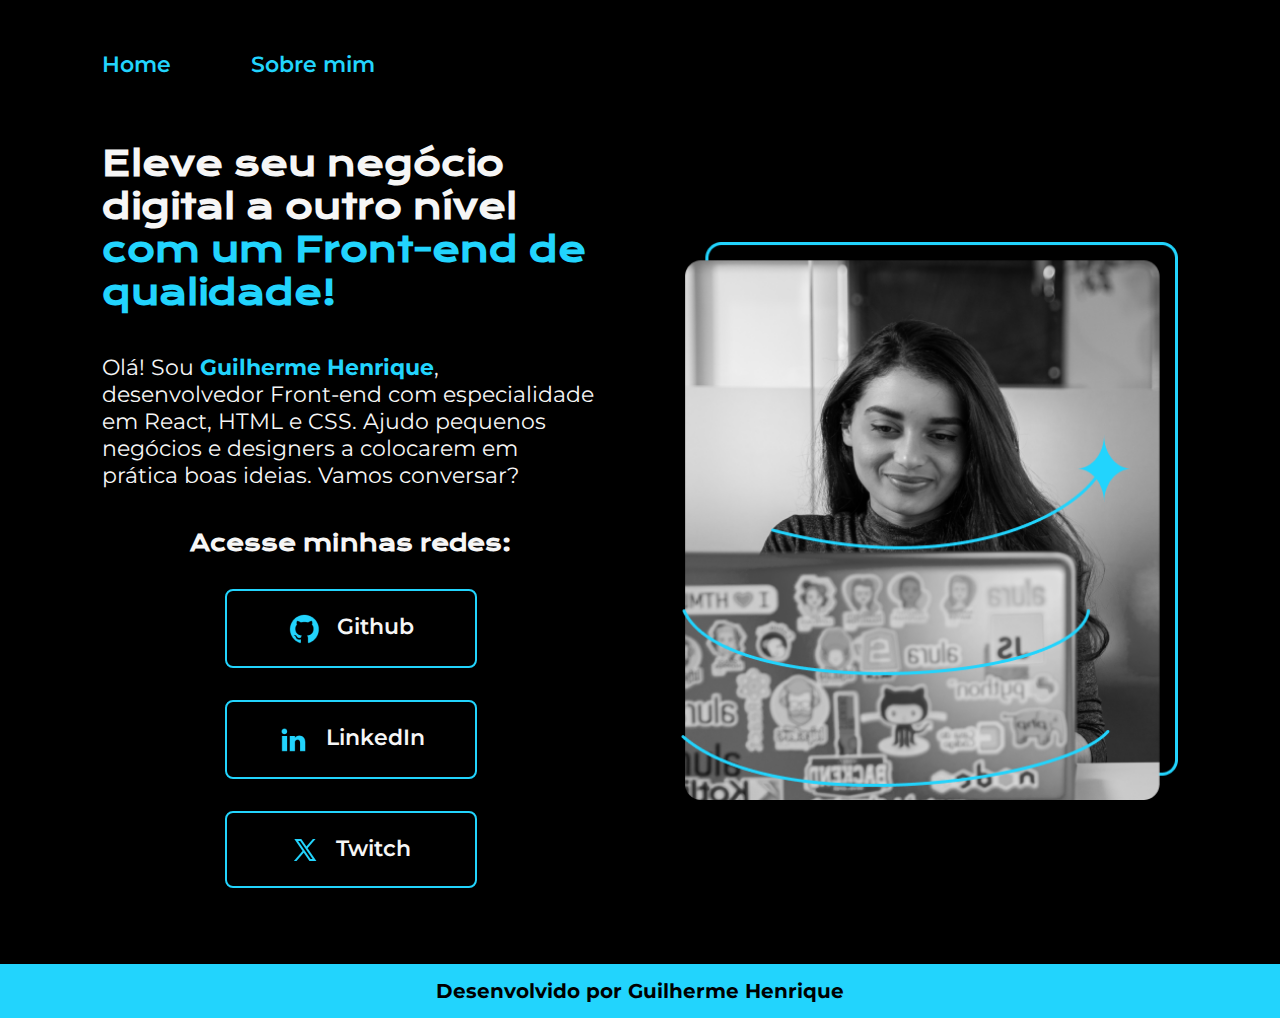
<file: index.html>
<!DOCTYPE html>
<html lang="pt-br">

<head>
    <meta charset="UTF-8">
    <meta http-equiv="X-UA-Compatible" content="IE=edge">
    <meta name="viewport" content="width=device-width, initial-scale=1.0">
    <title>Portfolio</title>
    <link rel="stylesheet" href="./styles/style.css">
</head>

<body>
    <header class="Cabecalho">
        <nav class="Cabecalho__menu">
            <a class="Cabecalho__menu__link" href="index.html">Home</a>
            <a class="Cabecalho__menu__link" href="about.html">Sobre mim</a>
        </nav>
    </header> <!--Cabeçalho-->
    <main class="apresentacao">
        <section class="apresentacao__conteudo">
            <h1 class="apresentacao__conteudo__titulo">Eleve seu negócio digital a outro nível 
                <strong class="titulo-destaque">com um Front-end 
                de qualidade!</strong></h1>
    
            <p class="apresentacao__conteudo__texto">
                Olá! Sou <strong class="destaque__nome">Guilherme Henrique</strong>, desenvolvedor Front-end com especialidade 
                em  React, HTML e CSS. 
                Ajudo pequenos negócios e designers a colocarem em prática boas ideias.
                 Vamos conversar?
            </p>
            
            <div class="apresentacao__links">
                <h2 class="apresentacao__links__subtitulo">Acesse minhas redes:</h2>
                <a  class="apresentacao__links__navegacao" href="https://github.com/GuilhermeDevSoftware">
                    <img src="./imagens/github.png">
                    Github
                </a>
                <a  class="apresentacao__links__navegacao" href="https://www.udemy.com/join/login-popup/?next=/home/my-courses/learning/">
                    <img src="./imagens/linkedin1.png">
                    LinkedIn
                </a>
                <a  class="apresentacao__links__navegacao" href="https://twitch.tv/tibia">
                    <img src="./imagens/twiter.png">
                    Twitch
                </a>
            </div>
            
        </section>
    
        <img class="apresentacao__imagem" src="./imagens/ImagemimagemPortfolio.png" alt="foto programando">
    </main> <!--Principal-->
    <footer class="rodape">
        <p><strong>Desenvolvido por Guilherme Henrique</strong> </p>
    </footer> <!--Rodapé-->
</body>

</html>
</file>
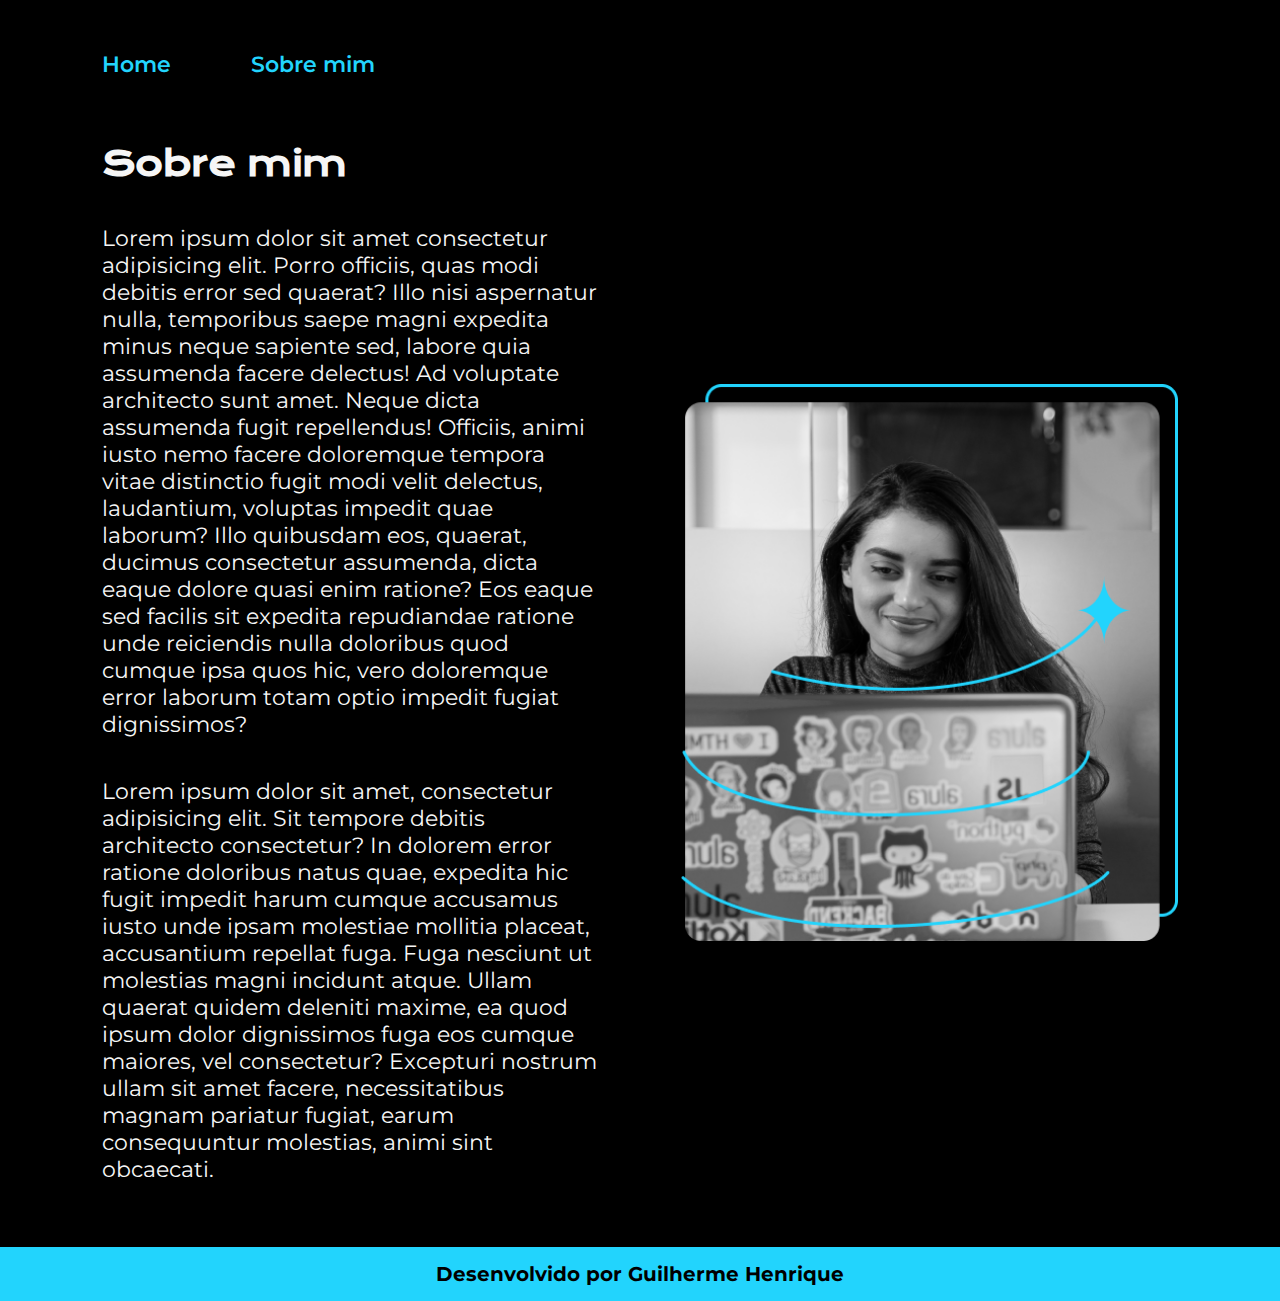
<file: about.html>
<!DOCTYPE html>
<html lang="pt-br">
<head>
    <meta charset="UTF-8">
    <meta name="viewport" content="width=device-width, initial-scale=1.0">
    <title>Sobre mim</title>
    <link rel="stylesheet" href="./styles/style.css">
</head>
<body>
    <header class="Cabecalho">
        <nav class="Cabecalho__menu">
            <a class="Cabecalho__menu__link" href="index.html">Home</a>
            <a class="Cabecalho__menu__link" href="about.html">Sobre mim</a>
        </nav>
    </header>
    <main class="apresentacao">
       <section class="apresentacao__conteudo">
            <h1 class="apresentacao__conteudo__titulo">Sobre mim</h1>
            <p class="apresentacao__conteudo__texto">Lorem ipsum dolor sit amet consectetur adipisicing elit. Porro officiis, quas modi debitis error sed quaerat? Illo nisi aspernatur nulla, temporibus saepe magni expedita minus neque sapiente sed, labore quia assumenda facere delectus! Ad voluptate architecto sunt amet. Neque dicta assumenda fugit repellendus! Officiis, animi iusto nemo facere doloremque tempora vitae distinctio fugit modi velit delectus, laudantium, voluptas impedit quae laborum? Illo quibusdam eos, quaerat, ducimus consectetur assumenda, dicta eaque dolore quasi enim ratione? Eos eaque sed facilis sit expedita repudiandae ratione unde reiciendis nulla doloribus quod cumque ipsa quos hic, vero doloremque error laborum totam optio impedit fugiat dignissimos?</p>
            <p class="apresentacao__conteudo__texto">Lorem ipsum dolor sit amet, consectetur adipisicing elit. Sit tempore debitis architecto consectetur? In dolorem error ratione doloribus natus quae, expedita hic fugit impedit harum cumque accusamus iusto unde ipsam molestiae mollitia placeat, accusantium repellat fuga. Fuga nesciunt ut molestias magni incidunt atque. Ullam quaerat quidem deleniti maxime, ea quod ipsum dolor dignissimos fuga eos cumque maiores, vel consectetur? Excepturi nostrum ullam sit amet facere, necessitatibus magnam pariatur fugiat, earum consequuntur molestias, animi sint obcaecati.</p>
       </section>

       <img class="apresentacao__imagem" src="./imagens/ImagemimagemPortfolio.png" alt="Joana programando">
    </main>
    <footer class="rodape">
        <p><strong>Desenvolvido por Guilherme Henrique</strong> </p>
    </footer>
</body>
</html>
</file>
<file: styles/style.css>
@import url('https://fonts.googleapis.com/css2?family=Krona+One&family=Montserrat:ital,wght@0,100..900;1,100..900&display=swap'); /* Montserrat e Krona One */
@import url('https://fonts.googleapis.com/css2?family=Montserrat+Alternates&display=swap');

:root {
    --cor-primaria: #000000;
    --cor-secundaria: #f6f6f6;
    --cor-terciaria: #22d4fd;
    --cor-hover: #272727;

    --font-primaria: "Krona One", sans-serif;
    --font-secundaria: "Montserrat", sans-serif;
}

* {  /* o asteristico se refere a TUDO no html */
    margin: 0;
    padding: 0;
}

body {
   /* height: 100vh;  Altura padrão*/
    box-sizing: border-box;
    background-color: var(--cor-primaria);
    color: var(--cor-secundaria);
}

.Cabecalho {
    padding: 4% 0% 0% 8%;
}

.Cabecalho__menu {
    display: flex;
    gap: 80px;
}

.Cabecalho__menu__link {
    font-family: var(--font-secundaria);
    font-weight: 600;
    font-size: 1.375rem;
    color: var(--cor-terciaria);
    text-decoration: none;
}


.apresentacao { 
    padding: 5% 8%; /* Distancia entre os itens na tela*/
    display: flex; /* Sequencia em linha*/
    align-items: center;/* Centralizando */ 
    justify-content: space-between; /* Espaço entre conteudo*/
    gap: 82px;
}

.apresentacao__conteudo {
    width: 50%;
    display: flex;
    flex-direction: column;
    gap: 40px;
}

.apresentacao__conteudo__titulo {
    font-size: 2.12rem;
    font-family: var(--font-primaria);
}

.titulo-destaque {
    color: var(--cor-terciaria);
}

.apresentacao__conteudo__texto {
    font-size: 1.375rem;
    font-family: var(--font-secundaria);
}

.apresentacao__links {
    display: flex; /* Deixa em linha*/
    flex-direction: column; /* Deixa em coluna*/
    align-items: center; /* Centralizar*/
    justify-content: space-between;
    gap: 32px; /* Criar espaço entre os botão, sem isso fica grudado*/
    margin-bottom: 12px;
}

.apresentacao__links__subtitulo {
    font-family: var(--font-primaria);
    font-weight: 400px; /* Calibre da fonte */
    font-size: 1.375rem;
}

.apresentacao__links__navegacao { /* Criando um botao*/
    display: flex;
    justify-content: center;
    gap: 16px;
    width: 50%; /* Largura*/
    text-align: center;
    border: 2px solid var(--cor-terciaria); /* Criar uma borda solida */
    border-radius: 8px; /* Arredondar a borda*/
    font-size: 1.375rem;
    font-weight: 600;
    padding: 21.5px 0 ; /* Primeiro valor é vertical e o segundo é horizontal*/
    text-decoration: none;
    color: var(--cor-secundaria);
    font-family: var(--font-secundaria);
}

.apresentacao__links__navegacao:hover {
    background-color: #272727;
}

.destaque__nome {
    color: var(--cor-terciaria);
}

.destaque__nome:hover {
    box-shadow: 0 0 10px rgba(86, 188, 228, 0.5);
    color: var(--cor-hover);
}

.apresentacao__imagem {
    width: 50%;
}

.rodape {
    color: var(--cor-primaria);
    background-color: var(--cor-terciaria);
    font-family: var(--font-secundaria);
    font-size: 1.25rem;
    padding: 15px;
    text-align: center;
    font-weight: 400px;
}

@media (max-width: 960px) {
    .Cabecalho {
        padding: 7%;     
    }

    .Cabecalho__menu {
        justify-content: center;
    }

    .apresentacao {
        flex-direction: column-reverse;
        padding: 5%;
    }

    .apresentacao__conteudo {
        width: auto; 
    }
}
</file>
